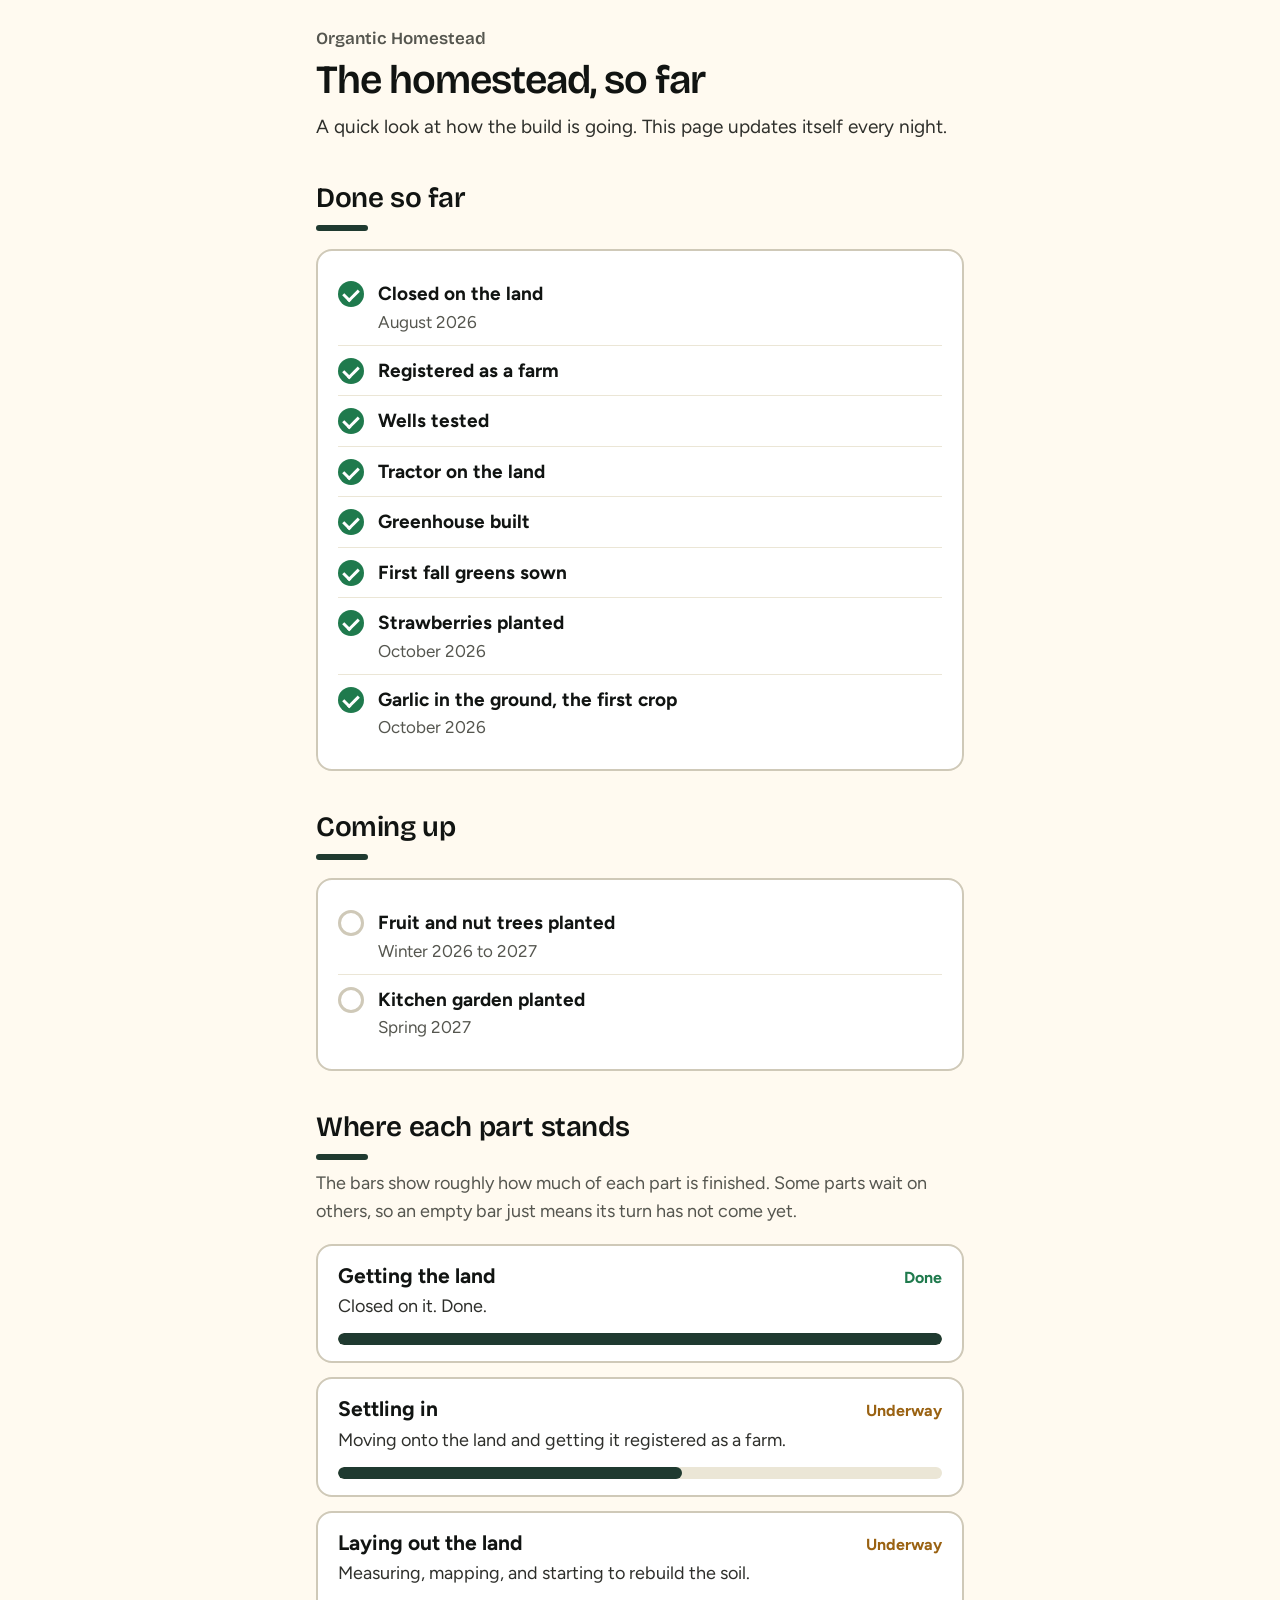
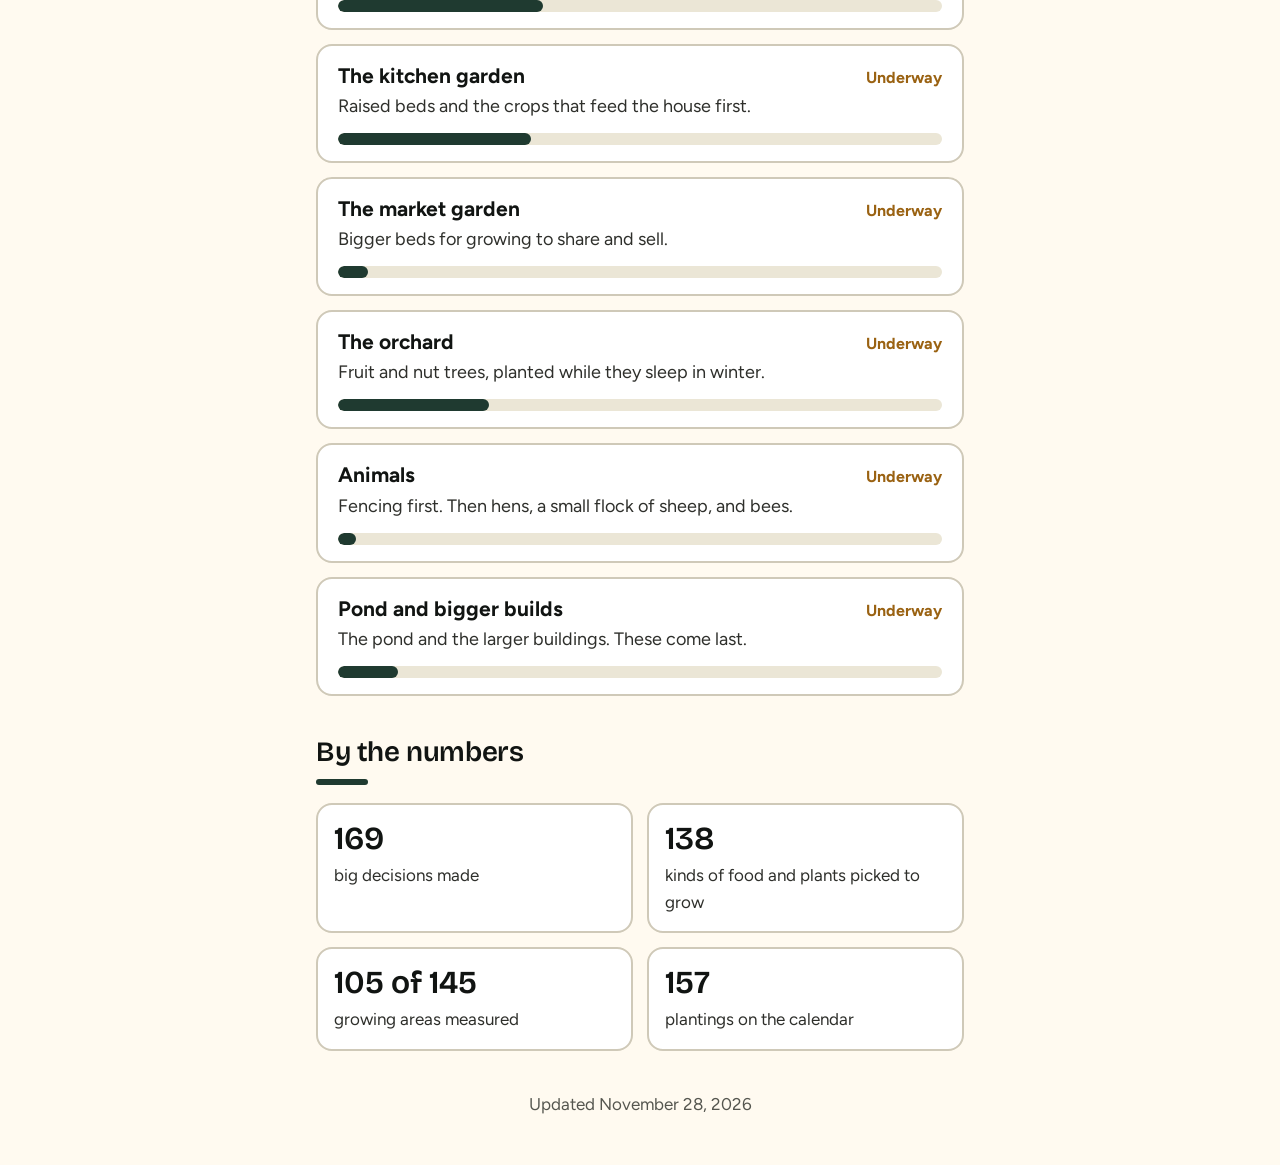
<file: index.html>
<!doctype html>
<html lang="en">
<head>
<meta charset="utf-8">
<meta name="viewport" content="width=device-width, initial-scale=1">
<title>The homestead, so far</title>
<meta name="robots" content="noindex, nofollow">
<meta name="color-scheme" content="light dark">
<link rel="preconnect" href="https://fonts.googleapis.com">
<link rel="preconnect" href="https://fonts.gstatic.com" crossorigin>
<link rel="stylesheet" href="https://fonts.googleapis.com/css2?family=Bricolage+Grotesque:opsz,wght@12..96,600&family=Figtree:wght@400;600;700&display=swap">
<style>
  :root{--sand:#FFFAF0;--soft:#FAF5E8;--paper:#FFFFFF;--edge:#CFC9B8;--track:#EBE6D6;
    --char:#111412;--body:#2E2F2B;--muted:#55564F;--pine:#1F3A30;--good:#1F7A4D;--amber:#9A6212;
    --display:"Bricolage Grotesque","Figtree",system-ui,sans-serif;--sans:"Figtree",system-ui,-apple-system,"Segoe UI",sans-serif;}
  @media (prefers-color-scheme:dark){:root{--sand:#151812;--soft:#1C2019;--paper:#1E221B;--edge:#4A5245;--track:#2C3228;
    --char:#F3F0E6;--body:#E2DFD5;--muted:#B8B8AE;--pine:#8FC7A8;--good:#6FCF97;--amber:#E3B266;}}
  *{box-sizing:border-box} body{margin:0;background:var(--sand);color:var(--body);font:400 19px/1.55 var(--sans)}
  h1,h2,h3,p,ul{margin:0} ul{list-style:none;padding:0}
  .page{max-width:680px;margin:0 auto;padding:28px 16px 48px}
  .brand{font:600 17px/1.3 var(--display);color:var(--muted)}
  h1{font:600 40px/1.1 var(--display);letter-spacing:-1px;color:var(--char);margin-top:8px}
  .lede{margin-top:10px}
  section{margin-top:40px}
  h2{font:600 28px/1.2 var(--display);letter-spacing:-.4px;color:var(--char)}
  h2::after{content:"";display:block;width:52px;height:6px;border-radius:3px;background:var(--pine);margin-top:10px}
  .sub{margin-top:10px;color:var(--muted);font-size:18px}
  .card{background:var(--paper);border:2px solid var(--edge);border-radius:16px;padding:18px 20px;margin-top:18px}
  .ms li{display:flex;gap:14px;align-items:flex-start;padding:10px 0}
  .ms li+li{border-top:1.5px solid var(--track)}
  .ms b{display:block;color:var(--char);font-weight:700} .ms small{display:block;font-size:17px;color:var(--muted)}
  .tick{flex:none;width:26px;height:26px;border-radius:50%;background:var(--good);margin-top:2px;position:relative}
  .tick::after{content:"";position:absolute;left:8px;top:5px;width:7px;height:12px;border:solid var(--paper);border-width:0 3px 3px 0;transform:rotate(45deg)}
  .dot{flex:none;width:26px;height:26px;border-radius:50%;border:3px solid var(--edge);margin-top:2px}
  .parts{display:grid;gap:14px;margin-top:18px}
  .part{background:var(--paper);border:2px solid var(--edge);border-radius:16px;padding:16px 20px}
  .part-top{display:flex;justify-content:space-between;align-items:baseline;gap:12px}
  .part h3{font:700 21px/1.3 var(--sans);color:var(--char)}
  .part p{margin-top:4px;font-size:18px}
  .st{font:700 16px/1 var(--sans);white-space:nowrap} .st-done{color:var(--good)} .st-underway{color:var(--amber)} .st-not{color:var(--muted)}
  .bar{margin-top:12px;height:12px;border-radius:6px;background:var(--track);overflow:hidden}
  .bar span{display:block;height:100%;border-radius:6px;background:var(--pine)}
  .counts{display:grid;grid-template-columns:1fr 1fr;gap:14px;margin-top:18px}
  .counts li{background:var(--paper);border:2px solid var(--edge);border-radius:16px;padding:16px}
  .counts b{display:block;font:600 32px/1.1 var(--display);color:var(--char)} .counts span{display:block;margin-top:6px;font-size:17px}
  footer{margin-top:40px;text-align:center;color:var(--muted);font-size:17px}
  @media (max-width:420px){h1{font-size:34px} .counts{grid-template-columns:1fr}}
</style>
</head>
<body>
<div class="page">
  <header>
    <div class="brand">Organtic Homestead</div>
    <h1>The homestead, so far</h1>
    <p class="lede">A quick look at how the build is going. This page updates itself every night.</p>
  </header>

  <section aria-labelledby="done-h">
    <h2 id="done-h">Done so far</h2>
    <ul class="card ms"><li><span class="tick" aria-hidden="true"></span><div><b>Closed on the land</b><small>August 2026</small></div></li><li><span class="tick" aria-hidden="true"></span><div><b>Registered as a farm</b></div></li><li><span class="tick" aria-hidden="true"></span><div><b>Wells tested</b></div></li><li><span class="tick" aria-hidden="true"></span><div><b>Tractor on the land</b></div></li><li><span class="tick" aria-hidden="true"></span><div><b>Greenhouse built</b></div></li><li><span class="tick" aria-hidden="true"></span><div><b>First fall greens sown</b></div></li><li><span class="tick" aria-hidden="true"></span><div><b>Strawberries planted</b><small>October 2026</small></div></li><li><span class="tick" aria-hidden="true"></span><div><b>Garlic in the ground, the first crop</b><small>October 2026</small></div></li></ul>
  </section>

  <section aria-labelledby="next-h">
    <h2 id="next-h">Coming up</h2>
    <ul class="card ms"><li><span class="dot" aria-hidden="true"></span><div><b>Fruit and nut trees planted</b><small>Winter 2026 to 2027</small></div></li><li><span class="dot" aria-hidden="true"></span><div><b>Kitchen garden planted</b><small>Spring 2027</small></div></li></ul>
  </section>

  <section aria-labelledby="parts-h">
    <h2 id="parts-h">Where each part stands</h2>
    <p class="sub">The bars show roughly how much of each part is finished. Some parts wait on others, so an empty bar just means its turn has not come yet.</p>
    <ul class="parts"><li class="part"><div class="part-top"><h3>Getting the land</h3><span class="st st-done">Done</span></div><p>Closed on it. Done.</p><div class="bar" role="img" aria-label="Getting the land: about 100 percent"><span style="width:100%"></span></div></li><li class="part"><div class="part-top"><h3>Settling in</h3><span class="st st-underway">Underway</span></div><p>Moving onto the land and getting it registered as a farm.</p><div class="bar" role="img" aria-label="Settling in: about 57 percent"><span style="width:57%"></span></div></li><li class="part"><div class="part-top"><h3>Laying out the land</h3><span class="st st-underway">Underway</span></div><p>Measuring, mapping, and starting to rebuild the soil.</p><div class="bar" role="img" aria-label="Laying out the land: about 34 percent"><span style="width:34%"></span></div></li><li class="part"><div class="part-top"><h3>The kitchen garden</h3><span class="st st-underway">Underway</span></div><p>Raised beds and the crops that feed the house first.</p><div class="bar" role="img" aria-label="The kitchen garden: about 32 percent"><span style="width:32%"></span></div></li><li class="part"><div class="part-top"><h3>The market garden</h3><span class="st st-underway">Underway</span></div><p>Bigger beds for growing to share and sell.</p><div class="bar" role="img" aria-label="The market garden: about 5 percent"><span style="width:5%"></span></div></li><li class="part"><div class="part-top"><h3>The orchard</h3><span class="st st-underway">Underway</span></div><p>Fruit and nut trees, planted while they sleep in winter.</p><div class="bar" role="img" aria-label="The orchard: about 25 percent"><span style="width:25%"></span></div></li><li class="part"><div class="part-top"><h3>Animals</h3><span class="st st-underway">Underway</span></div><p>Fencing first. Then hens, a small flock of sheep, and bees.</p><div class="bar" role="img" aria-label="Animals: about 3 percent"><span style="width:3%"></span></div></li><li class="part"><div class="part-top"><h3>Pond and bigger builds</h3><span class="st st-underway">Underway</span></div><p>The pond and the larger buildings. These come last.</p><div class="bar" role="img" aria-label="Pond and bigger builds: about 10 percent"><span style="width:10%"></span></div></li></ul>
  </section>

  <section aria-labelledby="count-h">
    <h2 id="count-h">By the numbers</h2>
    <ul class="counts"><li><b>169</b><span>big decisions made</span></li><li><b>138</b><span>kinds of food and plants picked to grow</span></li><li><b>105 of 145</b><span>growing areas measured</span></li><li><b>157</b><span>plantings on the calendar</span></li></ul>
  </section>

  <footer>Updated November 28, 2026</footer>
</div>
</body>
</html>
</file>
